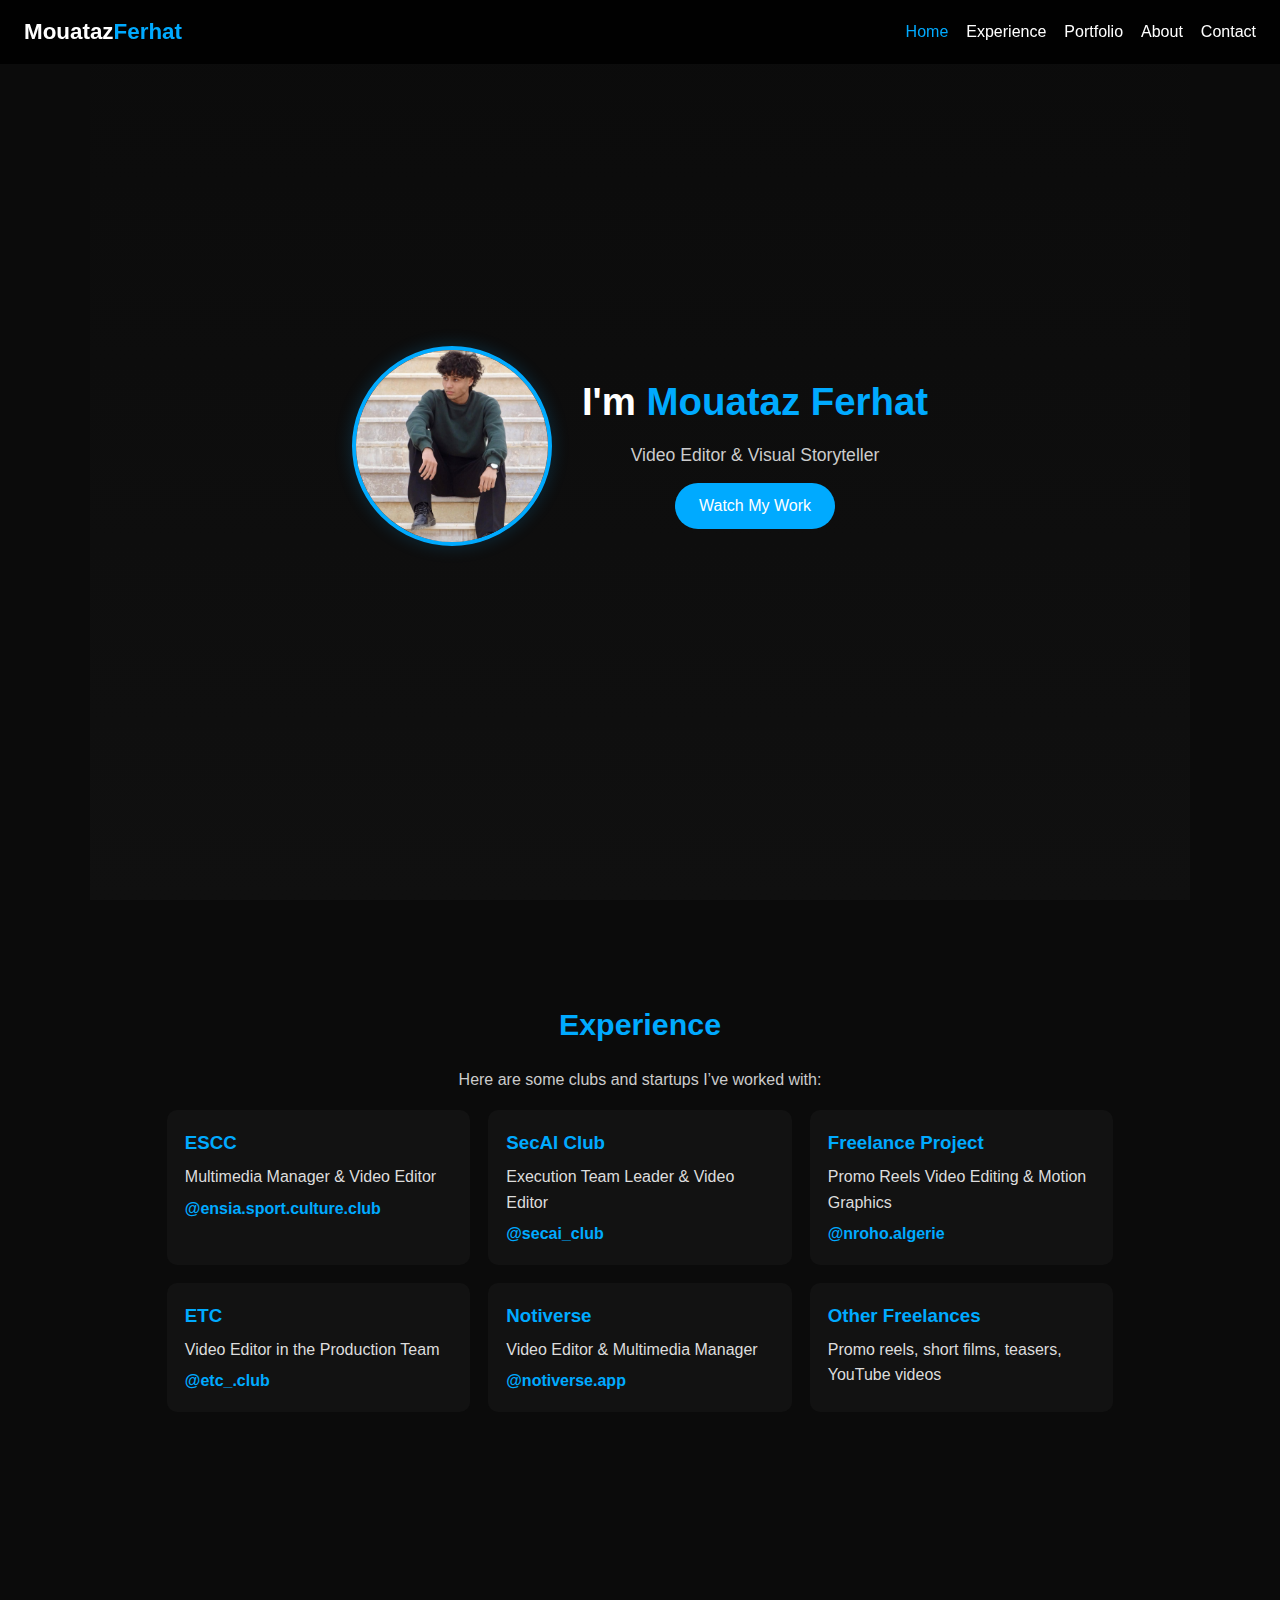
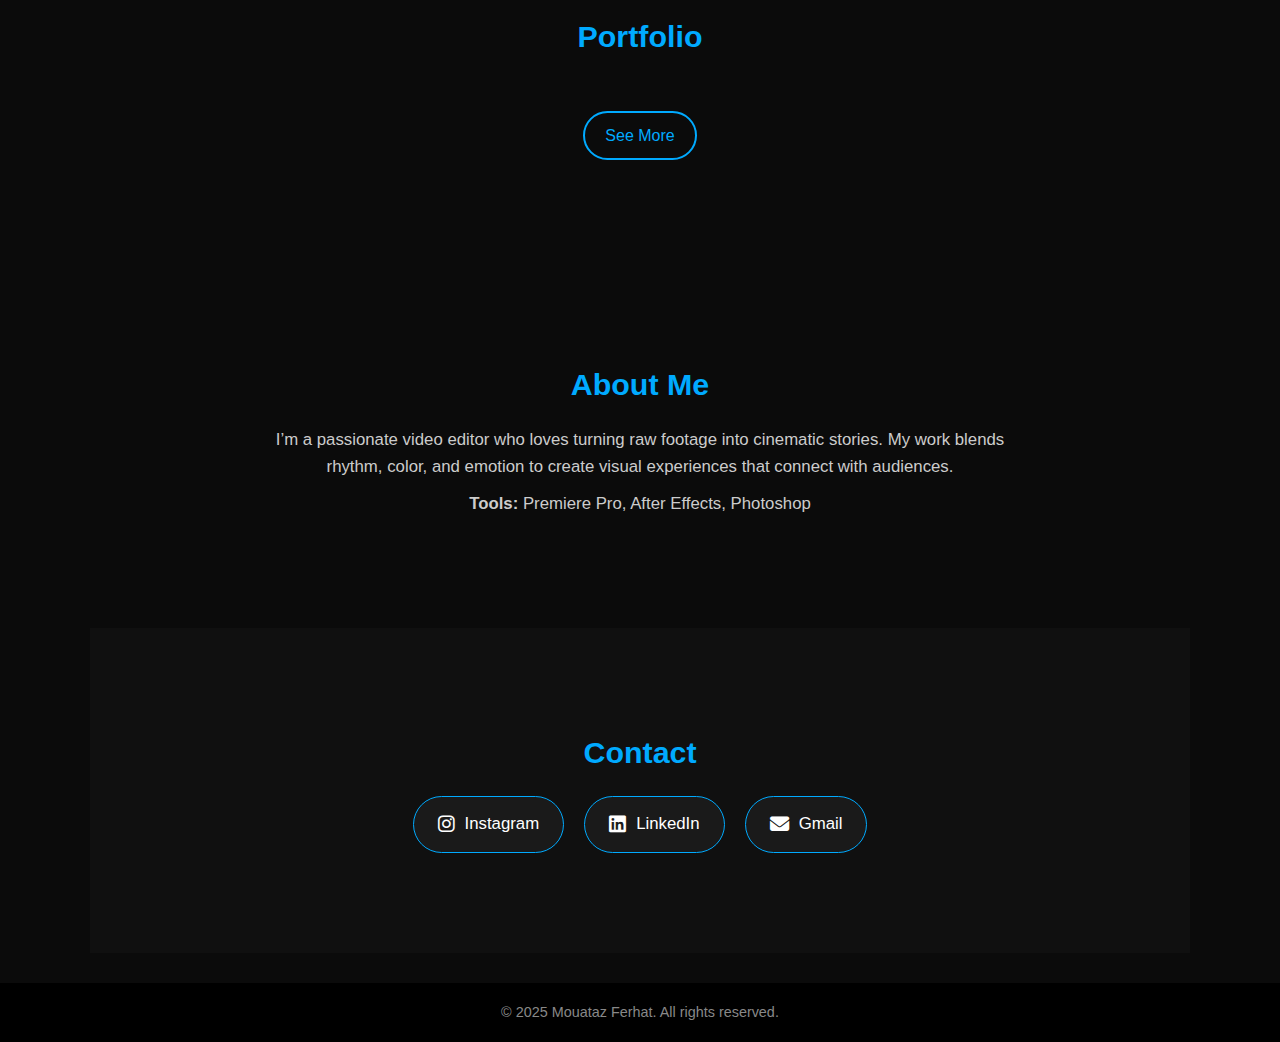
<file: index.html>
<!DOCTYPE html>
<html lang="en">
<head>
  <meta charset="utf-8" />
  <meta name="viewport" content="width=device-width, initial-scale=1.0" />
  <title>Mouataz Ferhat | Video Editor</title>

  <!-- Font Awesome -->
  <link
    rel="stylesheet"
    href="https://cdnjs.cloudflare.com/ajax/libs/font-awesome/6.5.0/css/all.min.css"
  />

  <!-- Instagram Embed Script -->
  <script async defer src="https://www.instagram.com/embed.js"></script>

  <style>
    /* ===== VARIABLES ===== */
    :root {
      --main-color: #00aaff;
      --bg-color: #0b0b0b;
      --text-color: #ffffff;
      --subtext-color: #cccccc;
      --light-bg: #101010;
    }

    /* ===== RESET ===== */
    * {
      margin: 0;
      padding: 0;
      box-sizing: border-box;
      scroll-behavior: smooth;
    }

    body {
      font-family: "Poppins", sans-serif;
      background: var(--bg-color);
      color: var(--text-color);
      line-height: 1.6;
    }

    /* ===== HEADER ===== */
    header {
      position: fixed;
      top: 0;
      left: 0;
      right: 0;
      display: flex;
      justify-content: space-between;
      align-items: center;
      padding: 14px 24px;
      background: rgba(0, 0, 0, 0.85);
      z-index: 1000;
    }

    .logo {
      font-size: 1.4rem;
      font-weight: 700;
    }

    .logo span {
      color: var(--main-color);
    }

    .navbar ul {
      list-style: none;
      display: flex;
      gap: 18px;
    }

    .navbar a {
      color: var(--text-color);
      text-decoration: none;
      font-weight: 500;
      transition: 0.2s;
    }

    .navbar a:hover,
    .navbar a.active {
      color: var(--main-color);
    }

    /* ===== SECTIONS ===== */
    .section {
      padding: 100px 6%;
      max-width: 1100px;
      margin: 0 auto;
      text-align: center;
    }

    h2 {
      font-size: 1.9rem;
      color: var(--main-color);
      margin-bottom: 18px;
    }

    /* ===== HOME ===== */
    .home {
      min-height: 100vh;
      display: flex;
      align-items: center;
      justify-content: center;
      flex-wrap: wrap;
      padding-top: 100px;
      background: linear-gradient(180deg, #0b0b0b, #101010);
      gap: 30px;
    }

    .home-img img {
      width: 200px;
      height: 200px;
      border-radius: 50%;
      object-fit: cover;
      border: 4px solid var(--main-color);
      box-shadow: 0 0 18px rgba(0, 170, 255, 0.2);
    }

    .home-text {
      max-width: 520px;
      text-align: center;
    }

    .home-text h1 {
      font-size: 2.4rem;
      margin-bottom: 8px;
    }

    .home-text span {
      color: var(--main-color);
    }

    .home-text p {
      color: var(--subtext-color);
      font-size: 1.1rem;
    }

    .btn {
      display: inline-block;
      padding: 10px 24px;
      margin-top: 14px;
      background: var(--main-color);
      color: #fff;
      border-radius: 28px;
      text-decoration: none;
      transition: 0.2s;
    }

    .btn:hover {
      background: #0088cc;
      transform: translateY(-3px);
    }

    /* ===== EXPERIENCE ===== */
    .experience-intro {
      color: var(--subtext-color);
      margin-bottom: 12px;
    }

    .experience-list {
      display: grid;
      grid-template-columns: repeat(auto-fit, minmax(240px, 1fr));
      gap: 18px;
      margin-top: 18px;
    }

    .experience-item {
      background: #121212;
      padding: 18px;
      border-radius: 10px;
      text-align: left;
      transition: 0.3s;
    }

    .experience-item:hover {
      transform: translateY(-5px);
      box-shadow: 0 8px 24px rgba(0, 170, 255, 0.05);
    }

    .experience-item h3 {
      color: var(--main-color);
      margin-bottom: 6px;
    }

    .experience-item p {
      color: #ddd;
      margin-bottom: 6px;
    }

    .experience-item a {
      color: var(--main-color);
      text-decoration: none;
      font-weight: 600;
    }

    /* ===== PORTFOLIO ===== */
    .video-grid {
      display: grid;
      grid-template-columns: repeat(auto-fit, minmax(280px, 1fr));
      gap: 18px;
      margin-bottom: 18px;
    }

    .video-item {
      border-radius: 8px;
      overflow: hidden;
      background: #0f0f0f;
      display: flex;
      align-items: center;
      justify-content: center;
      max-height: 240px;
    }

    .video-item blockquote {
      width: 100%;
    }

    .see-more {
      background: transparent;
      border: 2px solid var(--main-color);
      color: var(--main-color);
      padding: 10px 20px;
      border-radius: 28px;
      text-decoration: none;
      transition: 0.3s;
    }

    .see-more:hover {
      background: var(--main-color);
      color: #000;
    }

    /* ===== ABOUT ===== */
    .about {
      color: var(--subtext-color);
      max-width: 900px;
      margin: 0 auto;
      text-align: center;
    }

    .about p {
      margin-bottom: 10px;
      font-size: 1.05rem;
    }

    /* ===== CONTACT ===== */
    .contact {
      text-align: center;
      padding: 100px 20px;
      background: var(--light-bg);
    }

    .contact-links {
      display: flex;
      justify-content: center;
      flex-wrap: wrap;
      gap: 20px;
      margin-top: 20px;
    }

    .contact-link {
      color: var(--text-color);
      font-size: 1.05rem;
      text-decoration: none;
      background: #1a1a1a;
      padding: 14px 24px;
      border-radius: 30px;
      display: flex;
      align-items: center;
      gap: 10px;
      border: 1px solid var(--main-color);
      transition: 0.3s;
    }

    .contact-link:hover {
      background: var(--main-color);
      color: #fff;
      transform: translateY(-3px);
    }

    .contact-link i {
      font-size: 1.2rem;
    }

    /* ===== FOOTER ===== */
    footer {
      text-align: center;
      padding: 18px;
      background: #000;
      color: #888;
      font-size: 0.9rem;
      margin-top: 30px;
    }

    /* ===== RESPONSIVE ===== */
    @media (max-width: 768px) {
      .home {
        flex-direction: column;
        padding-top: 120px;
      }

      .home-text h1 {
        font-size: 2rem;
      }

      .navbar ul {
        flex-wrap: wrap;
        justify-content: center;
        gap: 10px;
      }

      .contact-link {
        width: 90%;
        justify-content: center;
      }

      .section {
        padding: 80px 5%;
      }

      h2 {
        font-size: 1.6rem;
      }
    }
  </style>
</head>

<body>
  <!-- HEADER -->
  <header>
    <div class="logo">Mouataz<span>Ferhat</span></div>
    <nav class="navbar">
      <ul>
        <li><a href="#home" class="active">Home</a></li>
        <li><a href="#experience">Experience</a></li>
        <li><a href="#portfolio">Portfolio</a></li>
        <li><a href="#about">About</a></li>
        <li><a href="#contact">Contact</a></li>
      </ul>
    </nav>
  </header>

  <!-- HOME -->
  <section id="home" class="home section">
    <div class="home-img">
      <img src="MyPhoto1.jpg" alt="Mouataz Ferhat" />
    </div>
    <div class="home-text">
      <h1>I'm <span>Mouataz Ferhat</span></h1>
      <p>Video Editor & Visual Storyteller</p>
      <a href="#portfolio" class="btn">Watch My Work</a>
    </div>
  </section>

  <!-- EXPERIENCE -->
  <section id="experience" class="section experience">
    <h2>Experience</h2>
    <p class="experience-intro">Here are some clubs and startups I’ve worked with:</p>
    <div class="experience-list">
      <div class="experience-item">
        <h3>ESCC</h3>
        <p>Multimedia Manager & Video Editor</p>
        <a href="https://www.instagram.com/ensia.sport.culture.club/" target="_blank">@ensia.sport.culture.club</a>
      </div>

      <div class="experience-item">
        <h3>SecAI Club</h3>
        <p>Execution Team Leader & Video Editor</p>
        <a href="https://www.instagram.com/secai_club/" target="_blank">@secai_club</a>
      </div>

      <div class="experience-item">
        <h3>Freelance Project</h3>
        <p>Promo Reels Video Editing & Motion Graphics</p>
        <a href="https://www.instagram.com/nroho.algerie/" target="_blank">@nroho.algerie</a>
      </div>

      <div class="experience-item">
        <h3>ETC</h3>
        <p>Video Editor in the Production Team</p>
        <a href="https://www.instagram.com/etc_.club/" target="_blank">@etc_.club</a>
      </div>

      <div class="experience-item">
        <h3>Notiverse</h3>
        <p>Video Editor & Multimedia Manager</p>
        <a href="https://www.instagram.com/notiverse.app/" target="_blank">@notiverse.app</a>
      </div>

      <div class="experience-item">
        <h3>Other Freelances</h3>
        <p>Promo reels, short films, teasers, YouTube videos</p>
      </div>
    </div>
  </section>

  <!-- PORTFOLIO -->
  <section id="portfolio" class="section portfolio">
    <h2>Portfolio</h2>

    <div class="video-grid">
      <div class="video-item">
        <blockquote class="instagram-media" data-instgrm-permalink="https://www.instagram.com/reel/DP14OtJjAbO/" data-instgrm-version="14"></blockquote>
      </div>
      <div class="video-item">
        <blockquote class="instagram-media" data-instgrm-permalink="https://www.instagram.com/reel/DPrrnmvDO0w/" data-instgrm-version="14"></blockquote>
      </div>
      <div class="video-item">
        <blockquote class="instagram-media" data-instgrm-permalink="https://www.instagram.com/reel/DMs6HkxtCK9/" data-instgrm-version="14"></blockquote>
      </div>
    </div>

    <a href="portfolio-more.html" class="btn see-more">See More</a>
  </section>

  <!-- ABOUT -->
  <section id="about" class="section about">
    <h2>About Me</h2>
    <p>
      I’m a passionate video editor who loves turning raw footage into cinematic stories.
      My work blends rhythm, color, and emotion to create visual experiences that connect with audiences.
    </p>
    <p><strong>Tools:</strong> Premiere Pro, After Effects, Photoshop</p>
  </section>

  <!-- CONTACT -->
  <section id="contact" class="section contact">
    <h2>Contact</h2>
    <div class="contact-links">
      <a href="https://www.instagram.com/mouataz.ferhat/" target="_blank" class="contact-link">
        <i class="fab fa-instagram"></i> Instagram
      </a>
      <a href="https://www.linkedin.com/in/mouataz-ferhat-b9a7b3334/" target="_blank" class="contact-link">
        <i class="fab fa-linkedin"></i> LinkedIn
      </a>
      <a href="https://mail.google.com/mail/?view=cm&to=mouatazfrh124@gmail.com" target="_blank" class="contact-link">
        <i class="fas fa-envelope"></i> Gmail
      </a>
    </div>
  </section>

  <footer>
    <p>© 2025 Mouataz Ferhat. All rights reserved.</p>
  </footer>
</body>
</html>
</file>
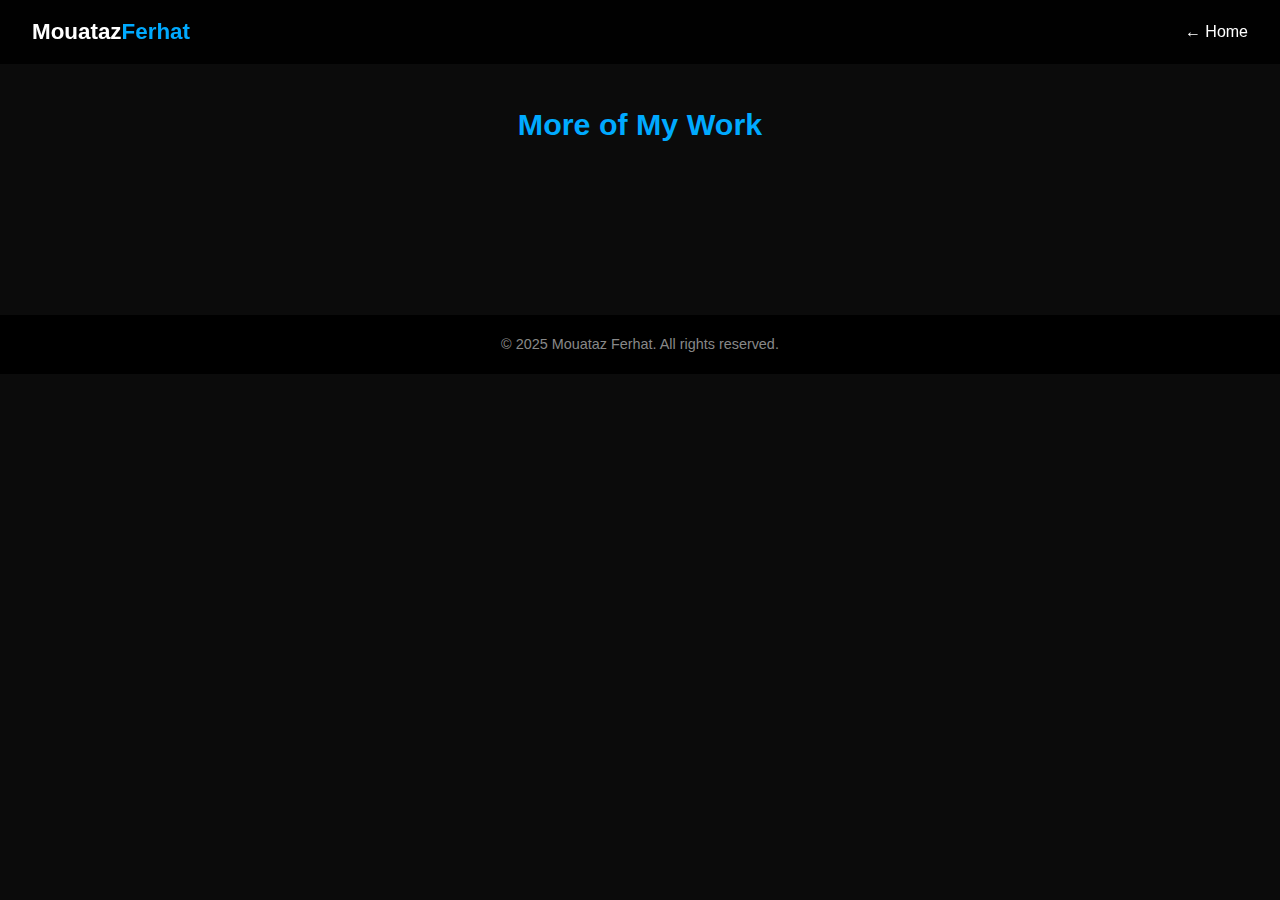
<file: portfolio-more.html>
<!DOCTYPE html>
<html lang="en">
<head>
  <meta charset="utf-8" />
  <meta name="viewport" content="width=device-width,initial-scale=1" />
  <title>More Work | Mouataz Ferhat</title>
  <link rel="stylesheet" href="styles.css" />
  <script async defer src="https://www.instagram.com/embed.js"></script>
</head>
<body>

  <header>
    <div class="logo">Mouataz<span>Ferhat</span></div>
    <nav class="navbar">
      <ul>
        <li><a href="index.html">← Home</a></li>
      </ul>
    </nav>
  </header>

  <section class="section portfolio">
    <h2>More of My Work</h2>

    <div class="video-grid">
     <div class="video-item">
        <blockquote class="instagram-media" data-instgrm-permalink="https://www.instagram.com/reel/DP14OtJjAbO/?utm_source=ig_web_copy_link&igsh=MzRlODBiNWFlZA==" data-instgrm-version="14"></blockquote>
      </div>

      <div class="video-item">
        <blockquote class="instagram-media" data-instgrm-permalink="https://www.instagram.com/reel/DPrrnmvDO0w/?utm_source=ig_web_copy_link&igsh=MzRlODBiNWFlZA==" data-instgrm-version="14"></blockquote>
      </div>
       <div class="video-item">
        <blockquote class="instagram-media" data-instgrm-permalink="https://www.instagram.com/reel/DMs6HkxtCK9/?utm_source=ig_web_copy_link&igsh=MzRlODBiNWFlZA==" data-instgrm-version="14"></blockquote>
      </div>
    </div>

  </section>

  <footer>
    <p>© 2025 Mouataz Ferhat. All rights reserved.</p>
  </footer>

</body>
</html>
</file>
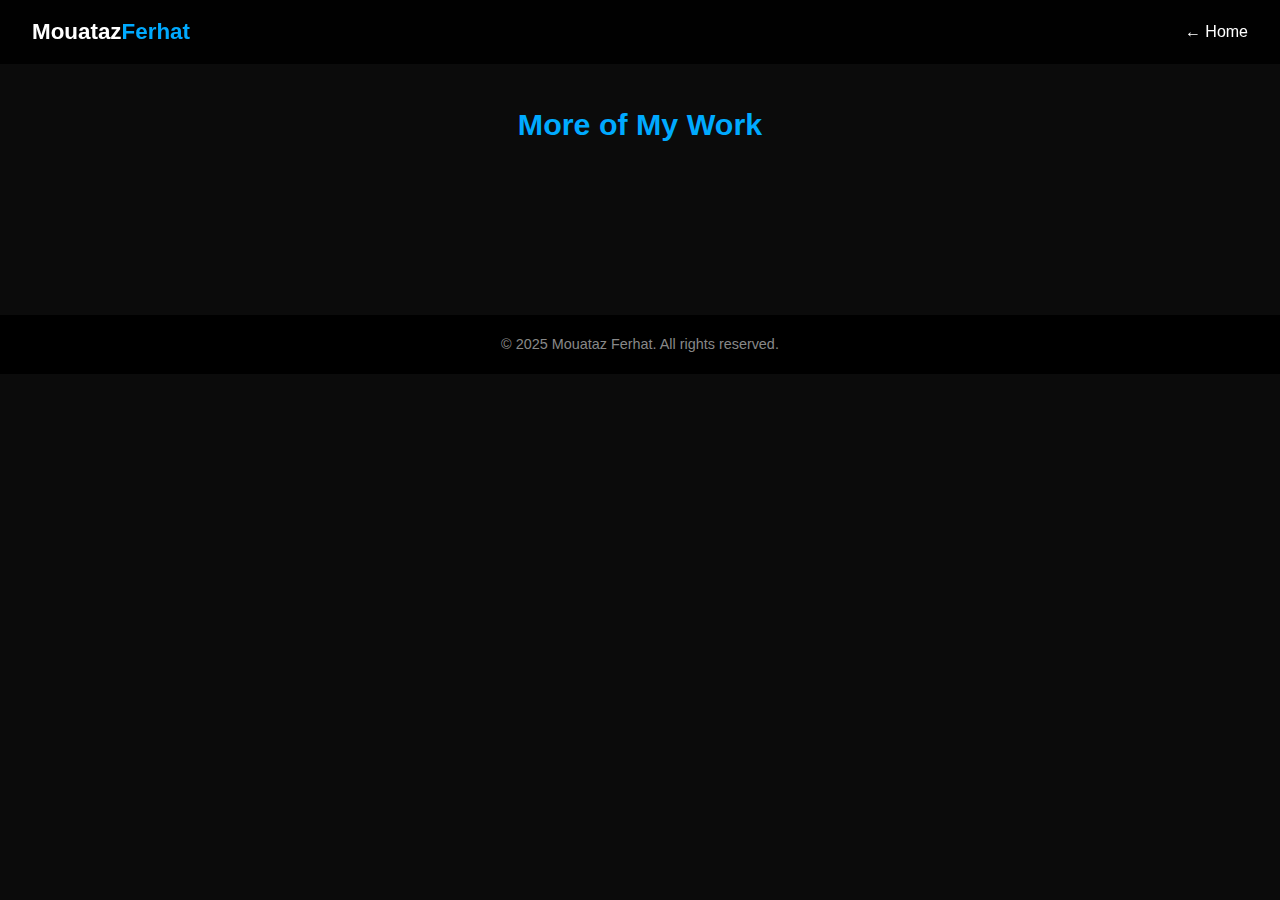
<file: MyPortfolio/html/portfolio-more.html>
<!DOCTYPE html>
<html lang="en">
<head>
  <meta charset="utf-8" />
  <meta name="viewport" content="width=device-width,initial-scale=1" />
  <title>More Work | Mouataz Ferhat</title>
  <link rel="stylesheet" href="../css/styles.css" />
  <script async defer src="https://www.instagram.com/embed.js"></script>
</head>
<body>

  <header>
    <div class="logo">Mouataz<span>Ferhat</span></div>
    <nav class="navbar">
      <ul>
        <li><a href="index.html">← Home</a></li>
      </ul>
    </nav>
  </header>

  <section class="section portfolio">
    <h2>More of My Work</h2>

    <div class="video-grid">
     <div class="video-item">
        <blockquote class="instagram-media" data-instgrm-permalink="https://www.instagram.com/reel/DP14OtJjAbO/?utm_source=ig_web_copy_link&igsh=MzRlODBiNWFlZA==" data-instgrm-version="14"></blockquote>
      </div>

      <div class="video-item">
        <blockquote class="instagram-media" data-instgrm-permalink="https://www.instagram.com/reel/DPrrnmvDO0w/?utm_source=ig_web_copy_link&igsh=MzRlODBiNWFlZA==" data-instgrm-version="14"></blockquote>
      </div>
       <div class="video-item">
        <blockquote class="instagram-media" data-instgrm-permalink="https://www.instagram.com/reel/DMs6HkxtCK9/?utm_source=ig_web_copy_link&igsh=MzRlODBiNWFlZA==" data-instgrm-version="14"></blockquote>
      </div>
    </div>

  </section>

  <footer>
    <p>© 2025 Mouataz Ferhat. All rights reserved.</p>
  </footer>

</body>
</html>
</file>
<file: styles.css>
/* ===== Reset ===== */
* { margin:0; padding:0; box-sizing:border-box; scroll-behavior:smooth; }
body { font-family:'Poppins',sans-serif; background:#0b0b0b; color:#fff; line-height:1.6; }

/* ===== Header ===== */
header { position:fixed; top:0; left:0; right:0; display:flex; justify-content:space-between; align-items:center; padding:14px 32px; background:rgba(0,0,0,0.85); z-index:100; }
.logo { font-size:1.4rem; font-weight:700; }
.logo span { color:#00aaff; }
.navbar ul { list-style:none; display:flex; gap:18px; }
.navbar a { color:#fff; text-decoration:none; font-weight:500; }
.navbar a:hover, .navbar a.active { color:#00aaff; }

/* ===== Sections ===== */
.section { padding:100px 6%; max-width:1100px; margin:0 auto; text-align:center; }
h2 { font-size:1.9rem; color:#00aaff; margin-bottom:18px; }

/* ===== Home ===== */
.home { min-height:100vh; display:flex; align-items:center; justify-content:center; padding-top:80px; background:linear-gradient(180deg,#0b0b0b,#101010); }
.home-container { display:flex; gap:40px; align-items:center; justify-content:center; flex-wrap:wrap; }
.home-img img { width:220px; height:220px; border-radius:50%; object-fit:cover; border:4px solid #00aaff; box-shadow:0 0 18px rgba(0,170,255,0.12); }
.home-text { max-width:560px; text-align:left; }
.home-text h1 { font-size:2.6rem; margin-bottom:8px; }
.home-text span { color:#00aaff; }
.home-text p { color:#ccc; font-size:1.1rem; }
.btn { display:inline-block; padding:10px 24px; margin-top:14px; background:#00aaff; color:#fff; border-radius:28px; text-decoration:none; transition:all .22s ease; }
.btn:hover { background:#0088cc; transform:translateY(-3px); }

/* ===== Experience ===== */
.experience-intro { color:#ccc; margin-bottom:12px; }
.experience-list { display:grid; grid-template-columns:repeat(auto-fit,minmax(240px,1fr)); gap:18px; margin-top:18px; }
.experience-item { background:#121212; padding:18px; border-radius:10px; text-align:left; }
.experience-item h3 { color:#00aaff; margin-bottom:8px; }
.experience-item p { color:#ddd; margin-bottom:8px; }
.experience-item a { color:#00aaff; text-decoration:none; font-weight:600; }
.experience-item:hover { transform:translateY(-5px); box-shadow:0 8px 24px rgba(0,170,255,0.03); }

/* ===== Portfolio ===== */
.video-grid { display:grid; grid-template-columns:repeat(auto-fit,minmax(300px,1fr)); gap:18px; margin-bottom:18px; }
.video-item { border-radius:8px; overflow:hidden; background:#0f0f0f; display:flex; align-items:center; justify-content:center; max-height:260px; }
.video-item blockquote { width:100%; }

/* See more button variant */
.see-more { background:transparent; border:2px solid #00aaff; color:#00aaff; padding:10px 20px; border-radius:28px; display:inline-block; text-decoration:none; }
.see-more:hover { background:#00aaff; color:#000; }

/* ===== About ===== */
.about { color:#ddd; max-width:900px; margin:0 auto; }

/* ===== Contact ===== */
.contact-container { display:flex; gap:36px; align-items:flex-start; justify-content:center; flex-wrap:wrap; margin-top:8px; }
.contact-text { max-width:520px; text-align:left; color:#ddd; }
.contact-form { max-width:520px; width:100%; display:flex; flex-direction:column; gap:12px; }
.contact-form input, .contact-form textarea { padding:12px; border-radius:8px; border:none; background:#121212; color:#fff; }
.contact-form input:focus, .contact-form textarea:focus { outline:1px solid #00aaff; }
.contact-form button.btn { border:none; cursor:pointer; }

/* ===== Footer ===== */
footer { text-align:center; padding:18px; background:#000; color:#888; font-size:0.9rem; margin-top:30px; }

/* ===== Responsive ===== */
@media (max-width:880px) {
  .home-text { text-align:center; }
  .home-text h1 { font-size:2rem; }
  .home-img img { width:170px; height:170px; }
  .home-container { flex-direction:column-reverse; gap:18px; }
  .section { padding:80px 5%; }
  .contact-container { flex-direction:column; align-items:center; gap:20px; }
}
/* ===== CONTACT SECTION ===== */
.contact {
  text-align: center;
  padding: 100px 20px;
  background: var(--light-bg);
}

.contact h2 {
  color: var(--main-color);
  font-size: 2.2rem;
  margin-bottom: 40px;
}

.contact-links {
  display: flex;
  justify-content: center;
  flex-wrap: wrap;
  gap: 30px;
}

.contact-link {
  color: var(--text-color);
  font-size: 1.1rem;
  text-decoration: none;
  background: #1a1a1a;
  padding: 14px 28px;
  border-radius: 30px;
  display: flex;
  align-items: center;
  gap: 10px;
  transition: all 0.3s ease;
  border: 1px solid var(--main-color);
}

.contact-link:hover {
  background: var(--main-color);
  color: #fff;
  transform: translateY(-3px);
}

.contact-link i {
  font-size: 1.3rem;
}
</file>
<file: MyPortfolio/css/styles.css>
/* ===== Reset ===== */
* { margin:0; padding:0; box-sizing:border-box; scroll-behavior:smooth; }
body { font-family:'Poppins',sans-serif; background:#0b0b0b; color:#fff; line-height:1.6; }

/* ===== Header ===== */
header { position:fixed; top:0; left:0; right:0; display:flex; justify-content:space-between; align-items:center; padding:14px 32px; background:rgba(0,0,0,0.85); z-index:100; }
.logo { font-size:1.4rem; font-weight:700; }
.logo span { color:#00aaff; }
.navbar ul { list-style:none; display:flex; gap:18px; }
.navbar a { color:#fff; text-decoration:none; font-weight:500; }
.navbar a:hover, .navbar a.active { color:#00aaff; }

/* ===== Sections ===== */
.section { padding:100px 6%; max-width:1100px; margin:0 auto; text-align:center; }
h2 { font-size:1.9rem; color:#00aaff; margin-bottom:18px; }

/* ===== Home ===== */
.home { min-height:100vh; display:flex; align-items:center; justify-content:center; padding-top:80px; background:linear-gradient(180deg,#0b0b0b,#101010); }
.home-container { display:flex; gap:40px; align-items:center; justify-content:center; flex-wrap:wrap; }
.home-img img { width:220px; height:220px; border-radius:50%; object-fit:cover; border:4px solid #00aaff; box-shadow:0 0 18px rgba(0,170,255,0.12); }
.home-text { max-width:560px; text-align:left; }
.home-text h1 { font-size:2.6rem; margin-bottom:8px; }
.home-text span { color:#00aaff; }
.home-text p { color:#ccc; font-size:1.1rem; }
.btn { display:inline-block; padding:10px 24px; margin-top:14px; background:#00aaff; color:#fff; border-radius:28px; text-decoration:none; transition:all .22s ease; }
.btn:hover { background:#0088cc; transform:translateY(-3px); }

/* ===== Experience ===== */
.experience-intro { color:#ccc; margin-bottom:12px; }
.experience-list { display:grid; grid-template-columns:repeat(auto-fit,minmax(240px,1fr)); gap:18px; margin-top:18px; }
.experience-item { background:#121212; padding:18px; border-radius:10px; text-align:left; }
.experience-item h3 { color:#00aaff; margin-bottom:8px; }
.experience-item p { color:#ddd; margin-bottom:8px; }
.experience-item a { color:#00aaff; text-decoration:none; font-weight:600; }
.experience-item:hover { transform:translateY(-5px); box-shadow:0 8px 24px rgba(0,170,255,0.03); }

/* ===== Portfolio ===== */
.video-grid { display:grid; grid-template-columns:repeat(auto-fit,minmax(300px,1fr)); gap:18px; margin-bottom:18px; }
.video-item { border-radius:8px; overflow:hidden; background:#0f0f0f; display:flex; align-items:center; justify-content:center; max-height:260px; }
.video-item blockquote { width:100%; }

/* See more button variant */
.see-more { background:transparent; border:2px solid #00aaff; color:#00aaff; padding:10px 20px; border-radius:28px; display:inline-block; text-decoration:none; }
.see-more:hover { background:#00aaff; color:#000; }

/* ===== About ===== */
.about { color:#ddd; max-width:900px; margin:0 auto; }

/* ===== Contact ===== */
.contact-container { display:flex; gap:36px; align-items:flex-start; justify-content:center; flex-wrap:wrap; margin-top:8px; }
.contact-text { max-width:520px; text-align:left; color:#ddd; }
.contact-form { max-width:520px; width:100%; display:flex; flex-direction:column; gap:12px; }
.contact-form input, .contact-form textarea { padding:12px; border-radius:8px; border:none; background:#121212; color:#fff; }
.contact-form input:focus, .contact-form textarea:focus { outline:1px solid #00aaff; }
.contact-form button.btn { border:none; cursor:pointer; }

/* ===== Footer ===== */
footer { text-align:center; padding:18px; background:#000; color:#888; font-size:0.9rem; margin-top:30px; }

/* ===== Responsive ===== */
@media (max-width:880px) {
  .home-text { text-align:center; }
  .home-text h1 { font-size:2rem; }
  .home-img img { width:170px; height:170px; }
  .home-container { flex-direction:column-reverse; gap:18px; }
  .section { padding:80px 5%; }
  .contact-container { flex-direction:column; align-items:center; gap:20px; }
}
/* ===== CONTACT SECTION ===== */
.contact {
  text-align: center;
  padding: 100px 20px;
  background: var(--light-bg);
}

.contact h2 {
  color: var(--main-color);
  font-size: 2.2rem;
  margin-bottom: 40px;
}

.contact-links {
  display: flex;
  justify-content: center;
  flex-wrap: wrap;
  gap: 30px;
}

.contact-link {
  color: var(--text-color);
  font-size: 1.1rem;
  text-decoration: none;
  background: #1a1a1a;
  padding: 14px 28px;
  border-radius: 30px;
  display: flex;
  align-items: center;
  gap: 10px;
  transition: all 0.3s ease;
  border: 1px solid var(--main-color);
}

.contact-link:hover {
  background: var(--main-color);
  color: #fff;
  transform: translateY(-3px);
}

.contact-link i {
  font-size: 1.3rem;
}
</file>
